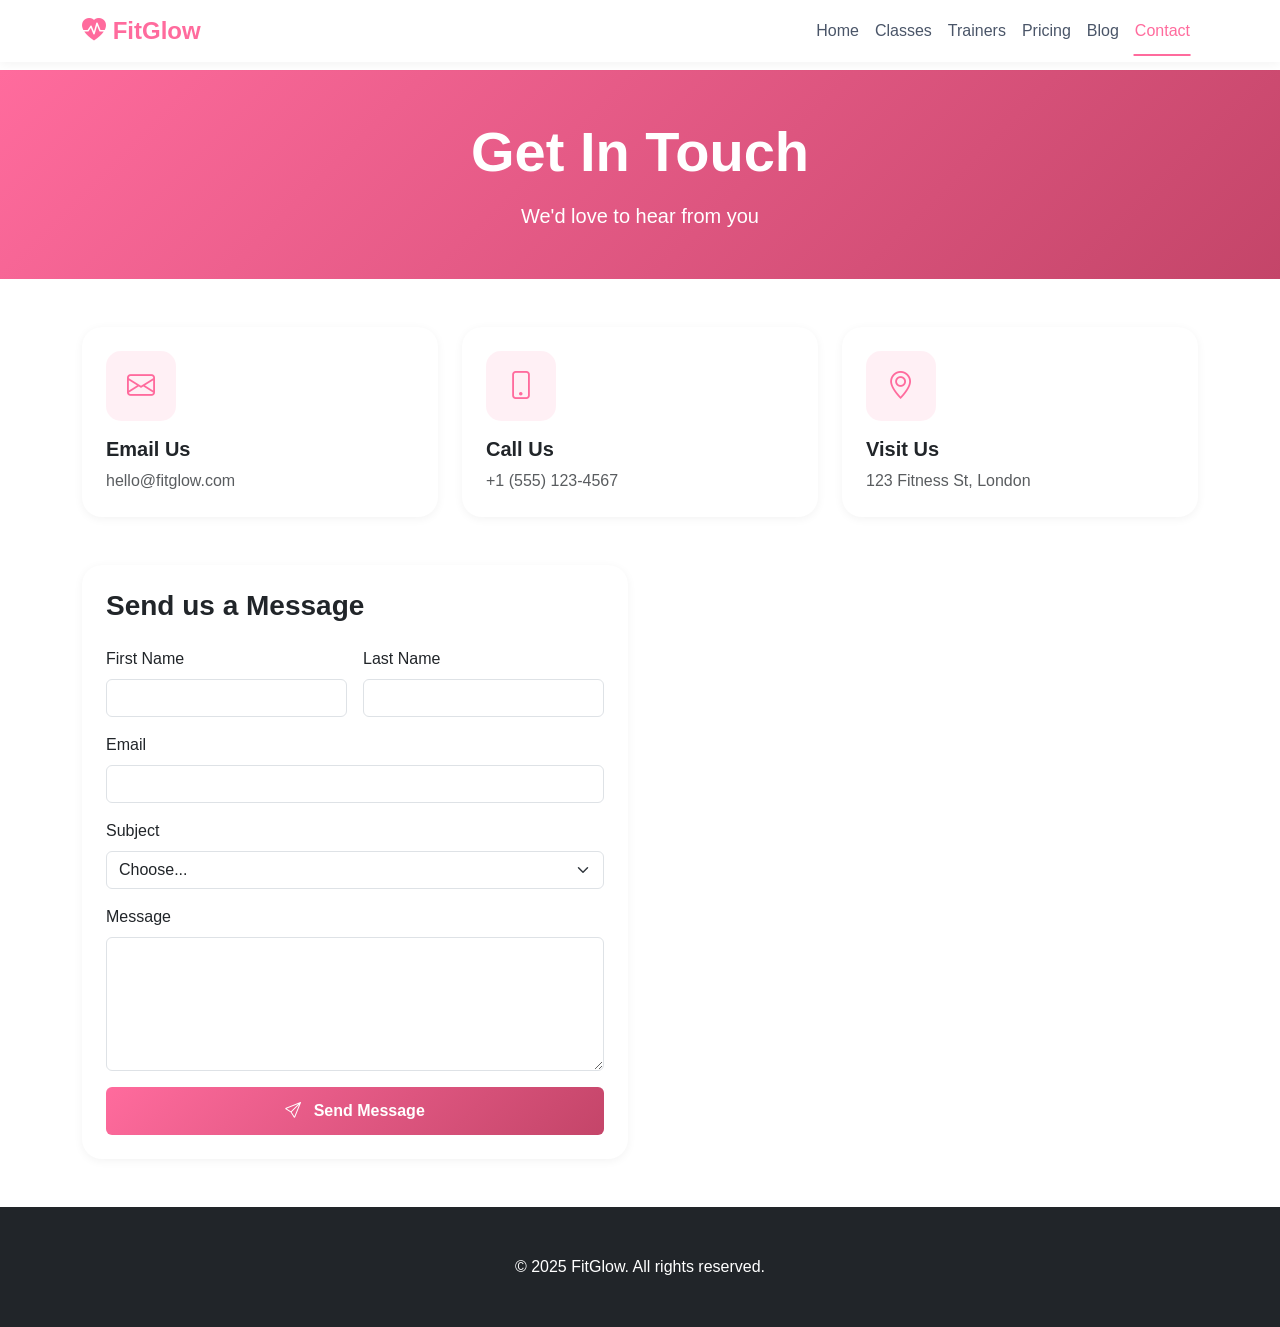
<file: pages/contact.html>
<!DOCTYPE html>
<html lang="en">
<head>
    <meta charset="UTF-8">
    <meta name="viewport" content="width=device-width, initial-scale=1.0">
    <title>Contact - FitGlow</title>
    <link href="https://cdn.jsdelivr.net/npm/bootstrap@5.3.2/dist/css/bootstrap.min.css" rel="stylesheet">
    <link rel="stylesheet" href="https://cdn.jsdelivr.net/npm/bootstrap-icons@1.11.1/font/bootstrap-icons.css">
    <link rel="stylesheet" href="../css/style.css">
</head>
<body>
    <nav class="navbar navbar-expand-lg navbar-light bg-white fixed-top shadow-sm">
        <div class="container">
            <a class="navbar-brand fw-bold" href="../index.html">
                <i class="bi bi-heart-pulse-fill text-primary"></i> FitGlow
            </a>
            <button class="navbar-toggler" type="button" data-bs-toggle="collapse" data-bs-target="#navbarNav">
                <span class="navbar-toggler-icon"></span>
            </button>
            <div class="collapse navbar-collapse" id="navbarNav">
                <ul class="navbar-nav ms-auto">
                    <li class="nav-item"><a class="nav-link" href="../index.html">Home</a></li>
                    <li class="nav-item"><a class="nav-link" href="classes.html">Classes</a></li>
                    <li class="nav-item"><a class="nav-link" href="trainers.html">Trainers</a></li>
                    <li class="nav-item"><a class="nav-link" href="pricing.html">Pricing</a></li>
                    <li class="nav-item"><a class="nav-link" href="blog.html">Blog</a></li>
                    <li class="nav-item"><a class="nav-link active" href="contact.html">Contact</a></li>
                </ul>
            </div>
        </div>
    </nav>

    <section class="py-5 bg-gradient-primary text-white" style="margin-top: 70px;">
        <div class="container text-center">
            <h1 class="display-4 fw-bold mb-3">Get In Touch</h1>
            <p class="lead mb-0">We'd love to hear from you</p>
        </div>
    </section>

    <section class="py-5">
        <div class="container">
            <div class="row g-4">
                <div class="col-lg-4">
                    <div class="contact-info-card card border-0 shadow-sm h-100">
                        <div class="card-body p-4">
                            <div class="icon-box bg-primary-soft text-primary mb-3">
                                <i class="bi bi-envelope fs-3"></i>
                            </div>
                            <h5 class="fw-bold mb-2">Email Us</h5>
                            <p class="text-muted mb-0">hello@fitglow.com</p>
                        </div>
                    </div>
                </div>
                <div class="col-lg-4">
                    <div class="contact-info-card card border-0 shadow-sm h-100">
                        <div class="card-body p-4">
                            <div class="icon-box bg-primary-soft text-primary mb-3">
                                <i class="bi bi-phone fs-3"></i>
                            </div>
                            <h5 class="fw-bold mb-2">Call Us</h5>
                            <p class="text-muted mb-0">+1 (555) 123-4567</p>
                        </div>
                    </div>
                </div>
                <div class="col-lg-4">
                    <div class="contact-info-card card border-0 shadow-sm h-100">
                        <div class="card-body p-4">
                            <div class="icon-box bg-primary-soft text-primary mb-3">
                                <i class="bi bi-geo-alt fs-3"></i>
                            </div>
                            <h5 class="fw-bold mb-2">Visit Us</h5>
                            <p class="text-muted mb-0">123 Fitness St, London</p>
                        </div>
                    </div>
                </div>
            </div>

            <div class="row mt-5">
                <div class="col-lg-6 mb-4 mb-lg-0">
                    <div class="card border-0 shadow-sm">
                        <div class="card-body p-4">
                            <h3 class="fw-bold mb-4">Send us a Message</h3>
                            <form class="needs-validation" novalidate>
                                <div class="row g-3">
                                    <div class="col-md-6">
                                        <label class="form-label">First Name</label>
                                        <input type="text" class="form-control" required>
                                        <div class="invalid-feedback">Required</div>
                                    </div>
                                    <div class="col-md-6">
                                        <label class="form-label">Last Name</label>
                                        <input type="text" class="form-control" required>
                                        <div class="invalid-feedback">Required</div>
                                    </div>
                                    <div class="col-12">
                                        <label class="form-label">Email</label>
                                        <input type="email" class="form-control" required>
                                        <div class="invalid-feedback">Valid email required</div>
                                    </div>
                                    <div class="col-12">
                                        <label class="form-label">Subject</label>
                                        <select class="form-select" required>
                                            <option value="">Choose...</option>
                                            <option>General Inquiry</option>
                                            <option>Technical Support</option>
                                            <option>Membership Question</option>
                                            <option>Other</option>
                                        </select>
                                        <div class="invalid-feedback">Please select</div>
                                    </div>
                                    <div class="col-12">
                                        <label class="form-label">Message</label>
                                        <textarea class="form-control" rows="5" required></textarea>
                                        <div class="invalid-feedback">Message required</div>
                                    </div>
                                    <div class="col-12">
                                        <button type="submit" class="btn btn-primary w-100">
                                            <i class="bi bi-send me-2"></i> Send Message
                                        </button>
                                    </div>
                                </div>
                            </form>
                        </div>
                    </div>
                </div>
                <div class="col-lg-6">
                    <div class="ratio ratio-1x1">
                        <iframe src="https://www.google.com/maps/embed?pb=!1m18!1m12!1m3!1d2483.540945073089!2d-0.14189668422952118!3d51.50735297963574!2m3!1f0!2f0!3f0!3m2!1i1024!2i768!4f13.1!3m3!1m2!1s0x487604b900d26973%3A0x4291f3172409ea92!2slondon!5e0!3m2!1sen!2suk!4v1234567890123" style="border:0; border-radius: 20px;" allowfullscreen="" loading="lazy"></iframe>
                    </div>
                </div>
            </div>
        </div>
    </section>

    <footer class="py-5 bg-dark text-white">
        <div class="container">
            <div class="text-center">
                <p class="mb-0">&copy; 2025 FitGlow. All rights reserved.</p>
            </div>
        </div>
    </footer>

    <button id="scrollTop" class="btn btn-primary rounded-circle shadow-lg">
        <i class="bi bi-arrow-up"></i>
    </button>

    <script src="https://cdn.jsdelivr.net/npm/bootstrap@5.3.2/dist/js/bootstrap.bundle.min.js"></script>
    <script src="../js/script.js"></script>
</body>
</html>
</file>
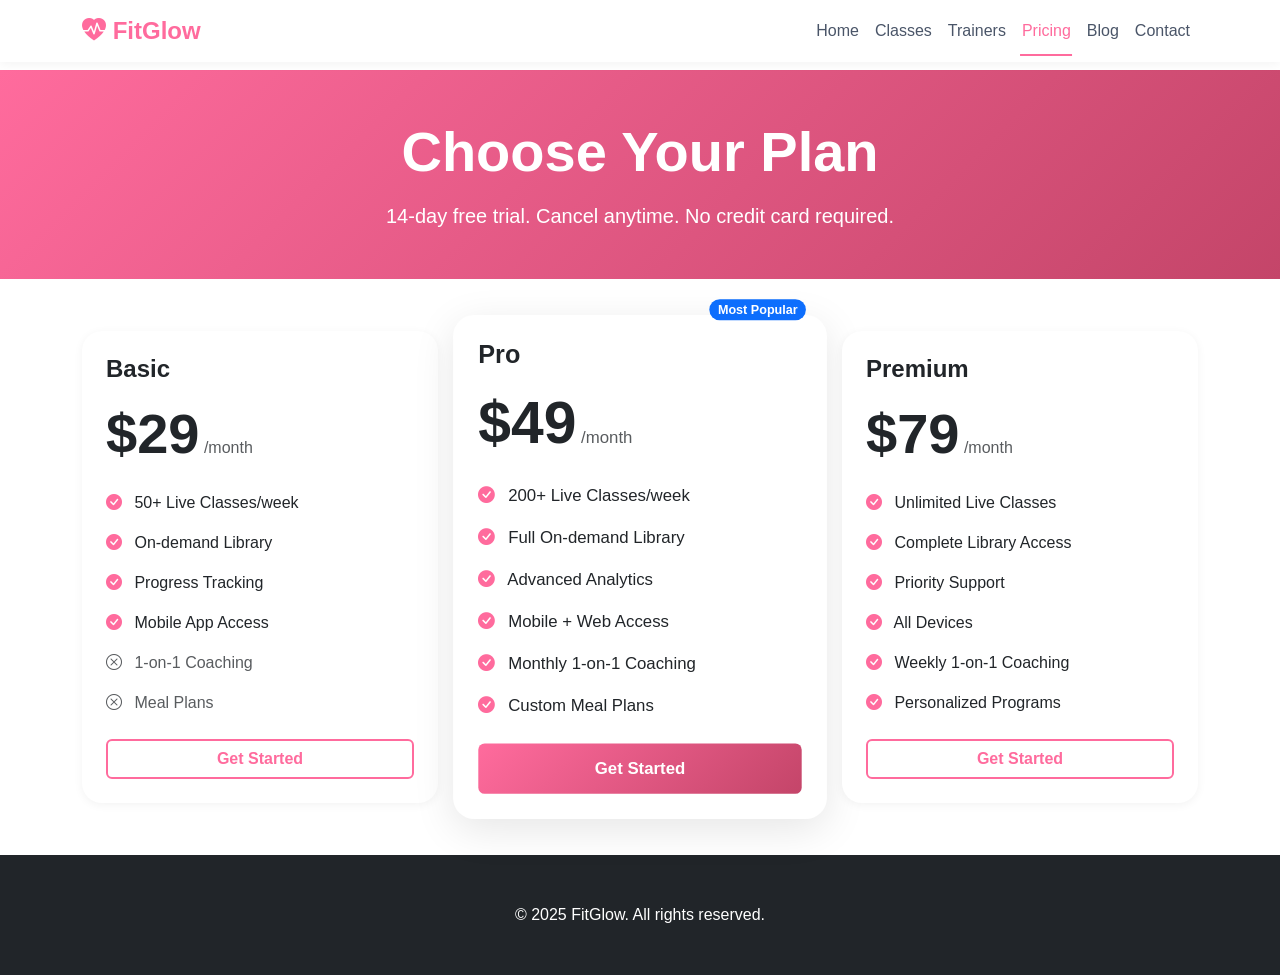
<file: pages/pricing.html>
<!DOCTYPE html>
<html lang="en">
<head>
    <meta charset="UTF-8">
    <meta name="viewport" content="width=device-width, initial-scale=1.0">
    <title>Pricing - FitGlow</title>
    <link href="https://cdn.jsdelivr.net/npm/bootstrap@5.3.2/dist/css/bootstrap.min.css" rel="stylesheet">
    <link rel="stylesheet" href="https://cdn.jsdelivr.net/npm/bootstrap-icons@1.11.1/font/bootstrap-icons.css">
    <link rel="stylesheet" href="../css/style.css">
</head>
<body>
    <nav class="navbar navbar-expand-lg navbar-light bg-white fixed-top shadow-sm">
        <div class="container">
            <a class="navbar-brand fw-bold" href="../index.html">
                <i class="bi bi-heart-pulse-fill text-primary"></i> FitGlow
            </a>
            <button class="navbar-toggler" type="button" data-bs-toggle="collapse" data-bs-target="#navbarNav">
                <span class="navbar-toggler-icon"></span>
            </button>
            <div class="collapse navbar-collapse" id="navbarNav">
                <ul class="navbar-nav ms-auto">
                    <li class="nav-item"><a class="nav-link" href="../index.html">Home</a></li>
                    <li class="nav-item"><a class="nav-link" href="classes.html">Classes</a></li>
                    <li class="nav-item"><a class="nav-link" href="trainers.html">Trainers</a></li>
                    <li class="nav-item"><a class="nav-link active" href="pricing.html">Pricing</a></li>
                    <li class="nav-item"><a class="nav-link" href="blog.html">Blog</a></li>
                    <li class="nav-item"><a class="nav-link" href="contact.html">Contact</a></li>
                </ul>
            </div>
        </div>
    </nav>

    <section class="py-5 bg-gradient-primary text-white" style="margin-top: 70px;">
        <div class="container text-center">
            <h1 class="display-4 fw-bold mb-3">Choose Your Plan</h1>
            <p class="lead mb-0">14-day free trial. Cancel anytime. No credit card required.</p>
        </div>
    </section>

    <section class="py-5">
        <div class="container">
            <div class="row g-4 align-items-center">
                <div class="col-lg-4">
                    <div class="pricing-card card border-0 shadow-sm h-100">
                        <div class="card-body p-4">
                            <h4 class="fw-bold mb-3">Basic</h4>
                            <div class="mb-4">
                                <span class="display-4 fw-bold">$29</span>
                                <span class="text-muted">/month</span>
                            </div>
                            <ul class="list-unstyled mb-4">
                                <li class="mb-3"><i class="bi bi-check-circle-fill text-primary me-2"></i> 50+ Live Classes/week</li>
                                <li class="mb-3"><i class="bi bi-check-circle-fill text-primary me-2"></i> On-demand Library</li>
                                <li class="mb-3"><i class="bi bi-check-circle-fill text-primary me-2"></i> Progress Tracking</li>
                                <li class="mb-3"><i class="bi bi-check-circle-fill text-primary me-2"></i> Mobile App Access</li>
                                <li class="mb-3 text-muted"><i class="bi bi-x-circle me-2"></i> 1-on-1 Coaching</li>
                                <li class="mb-3 text-muted"><i class="bi bi-x-circle me-2"></i> Meal Plans</li>
                            </ul>
                            <button class="btn btn-outline-primary w-100">Get Started</button>
                        </div>
                    </div>
                </div>

                <div class="col-lg-4">
                    <div class="pricing-card popular card border-0 shadow-lg h-100">
                        <span class="popular-badge badge bg-primary">Most Popular</span>
                        <div class="card-body p-4">
                            <h4 class="fw-bold mb-3">Pro</h4>
                            <div class="mb-4">
                                <span class="display-4 fw-bold">$49</span>
                                <span class="text-muted">/month</span>
                            </div>
                            <ul class="list-unstyled mb-4">
                                <li class="mb-3"><i class="bi bi-check-circle-fill text-primary me-2"></i> 200+ Live Classes/week</li>
                                <li class="mb-3"><i class="bi bi-check-circle-fill text-primary me-2"></i> Full On-demand Library</li>
                                <li class="mb-3"><i class="bi bi-check-circle-fill text-primary me-2"></i> Advanced Analytics</li>
                                <li class="mb-3"><i class="bi bi-check-circle-fill text-primary me-2"></i> Mobile + Web Access</li>
                                <li class="mb-3"><i class="bi bi-check-circle-fill text-primary me-2"></i> Monthly 1-on-1 Coaching</li>
                                <li class="mb-3"><i class="bi bi-check-circle-fill text-primary me-2"></i> Custom Meal Plans</li>
                            </ul>
                            <button class="btn btn-primary w-100">Get Started</button>
                        </div>
                    </div>
                </div>

                <div class="col-lg-4">
                    <div class="pricing-card card border-0 shadow-sm h-100">
                        <div class="card-body p-4">
                            <h4 class="fw-bold mb-3">Premium</h4>
                            <div class="mb-4">
                                <span class="display-4 fw-bold">$79</span>
                                <span class="text-muted">/month</span>
                            </div>
                            <ul class="list-unstyled mb-4">
                                <li class="mb-3"><i class="bi bi-check-circle-fill text-primary me-2"></i> Unlimited Live Classes</li>
                                <li class="mb-3"><i class="bi bi-check-circle-fill text-primary me-2"></i> Complete Library Access</li>
                                <li class="mb-3"><i class="bi bi-check-circle-fill text-primary me-2"></i> Priority Support</li>
                                <li class="mb-3"><i class="bi bi-check-circle-fill text-primary me-2"></i> All Devices</li>
                                <li class="mb-3"><i class="bi bi-check-circle-fill text-primary me-2"></i> Weekly 1-on-1 Coaching</li>
                                <li class="mb-3"><i class="bi bi-check-circle-fill text-primary me-2"></i> Personalized Programs</li>
                            </ul>
                            <button class="btn btn-outline-primary w-100">Get Started</button>
                        </div>
                    </div>
                </div>
            </div>
        </div>
    </section>

    <footer class="py-5 bg-dark text-white">
        <div class="container">
            <div class="text-center">
                <p class="mb-0">&copy; 2025 FitGlow. All rights reserved.</p>
            </div>
        </div>
    </footer>

    <script src="https://cdn.jsdelivr.net/npm/bootstrap@5.3.2/dist/js/bootstrap.bundle.min.js"></script>
    <script src="../js/script.js"></script>
</body>
</html>
</file>
<file: css/style.css>
:root {
    --primary: #ff6b9d;
    --primary-dark: #c44569;
    --primary-light: #ffc6d9;
    --secondary: #4a5568;
    --dark: #2d3748;
    --light: #f7fafc;
}

* {
    margin: 0;
    padding: 0;
    box-sizing: border-box;
}

body {
    font-family: 'Inter', -apple-system, BlinkMacSystemFont, 'Segoe UI', sans-serif;
    color: var(--dark);
    overflow-x: hidden;
}

.navbar {
    transition: all 0.3s ease;
}

.navbar-brand {
    font-size: 1.5rem;
    color: var(--primary) !important;
}

.nav-link {
    font-weight: 500;
    color: var(--secondary) !important;
    transition: color 0.3s ease;
    position: relative;
}

.nav-link:hover,
.nav-link.active {
    color: var(--primary) !important;
}

.nav-link::after {
    content: '';
    position: absolute;
    bottom: -5px;
    left: 50%;
    transform: translateX(-50%) scaleX(0);
    width: 80%;
    height: 2px;
    background: var(--primary);
    transition: transform 0.3s ease;
}

.nav-link:hover::after,
.nav-link.active::after {
    transform: translateX(-50%) scaleX(1);
}

.btn-primary {
    background: linear-gradient(135deg, var(--primary), var(--primary-dark));
    border: none;
    padding: 0.75rem 2rem;
    font-weight: 600;
    transition: all 0.3s ease;
}

.btn-primary:hover {
    transform: translateY(-2px);
    box-shadow: 0 10px 25px rgba(255, 107, 157, 0.3);
}

.btn-outline-primary {
    border: 2px solid var(--primary);
    color: var(--primary);
    font-weight: 600;
    transition: all 0.3s ease;
}

.btn-outline-primary:hover {
    background: var(--primary);
    transform: translateY(-2px);
}

.hero-section {
    padding-top: 80px;
    background: linear-gradient(135deg, #fff 0%, #fef5f7 100%);
    position: relative;
    overflow: hidden;
}

.hero-section::before {
    content: '';
    position: absolute;
    width: 500px;
    height: 500px;
    background: radial-gradient(circle, rgba(255, 107, 157, 0.1) 0%, transparent 70%);
    top: -100px;
    right: -100px;
    border-radius: 50%;
}

.text-gradient {
    background: linear-gradient(135deg, var(--primary), var(--primary-dark));
    -webkit-background-clip: text;
    -webkit-text-fill-color: transparent;
    background-clip: text;
}

.badge {
    font-weight: 600;
    border-radius: 50px;
}

.bg-primary-soft {
    background-color: rgba(255, 107, 157, 0.1);
}

.text-primary {
    color: var(--primary) !important;
}

.hero-image-wrapper {
    position: relative;
    animation: float 6s ease-in-out infinite;
}

@keyframes float {
    0%, 100% { transform: translateY(0); }
    50% { transform: translateY(-20px); }
}

.floating-card {
    position: absolute;
    bottom: 50px;
    left: -30px;
    width: 200px;
    animation: pulse 2s ease-in-out infinite;
}

@keyframes pulse {
    0%, 100% { transform: scale(1); }
    50% { transform: scale(1.05); }
}

.icon-box {
    width: 70px;
    height: 70px;
    display: flex;
    align-items: center;
    justify-content: center;
    border-radius: 15px;
}

.hover-lift {
    transition: all 0.3s ease;
}

.hover-lift:hover {
    transform: translateY(-10px);
    box-shadow: 0 20px 40px rgba(0, 0, 0, 0.1) !important;
}

.card {
    border-radius: 20px;
    transition: all 0.3s ease;
}

.bg-gradient-primary {
    background: linear-gradient(135deg, var(--primary), var(--primary-dark));
}

.carousel-control-prev-icon,
.carousel-control-next-icon {
    background-color: var(--primary);
    border-radius: 50%;
    padding: 20px;
}

#scrollTop {
    position: fixed;
    bottom: 30px;
    right: 30px;
    width: 50px;
    height: 50px;
    display: none;
    align-items: center;
    justify-content: center;
    z-index: 999;
    transition: all 0.3s ease;
}

#scrollTop:hover {
    transform: translateY(-5px);
}

.class-card {
    position: relative;
    overflow: hidden;
    border-radius: 20px;
}

.class-card img {
    transition: transform 0.5s ease;
}

.class-card:hover img {
    transform: scale(1.1);
}

.class-overlay {
    position: absolute;
    top: 0;
    left: 0;
    right: 0;
    bottom: 0;
    background: linear-gradient(to bottom, transparent 0%, rgba(0,0,0,0.8) 100%);
    display: flex;
    flex-direction: column;
    justify-content: flex-end;
    padding: 2rem;
}

.trainer-card {
    transition: all 0.3s ease;
}

.trainer-card:hover {
    transform: translateY(-10px);
}

.trainer-card img {
    border-radius: 15px;
    transition: all 0.3s ease;
}

.trainer-card:hover img {
    box-shadow: 0 20px 40px rgba(255, 107, 157, 0.3);
}

.pricing-card {
    transition: all 0.3s ease;
    position: relative;
}

.pricing-card.popular {
    border: 3px solid var(--primary);
    transform: scale(1.05);
}

.pricing-card:hover {
    transform: translateY(-10px);
    box-shadow: 0 20px 40px rgba(0, 0, 0, 0.15) !important;
}

.popular-badge {
    position: absolute;
    top: -15px;
    right: 20px;
}

.blog-card {
    overflow: hidden;
    border-radius: 20px;
}

.blog-card img {
    transition: transform 0.5s ease;
}

.blog-card:hover img {
    transform: scale(1.1);
}

.contact-info-card {
    border-left: 4px solid var(--primary);
}

.form-control:focus {
    border-color: var(--primary);
    box-shadow: 0 0 0 0.2rem rgba(255, 107, 157, 0.25);
}

.form-select:focus {
    border-color: var(--primary);
    box-shadow: 0 0 0 0.2rem rgba(255, 107, 157, 0.25);
}

.calendar-day {
    padding: 1rem;
    border-radius: 10px;
    text-align: center;
    cursor: pointer;
    transition: all 0.3s ease;
}

.calendar-day:hover {
    background: var(--primary);
    color: white;
    transform: scale(1.05);
}

.calendar-day.active {
    background: var(--primary);
    color: white;
}

.progress {
    height: 10px;
    border-radius: 10px;
    background-color: rgba(255, 107, 157, 0.1);
}

.progress-bar {
    background: linear-gradient(90deg, var(--primary), var(--primary-dark));
}

.toast-container {
    position: fixed;
    top: 100px;
    right: 20px;
    z-index: 9999;
}

@media (max-width: 991px) {
    .navbar-collapse {
        background: white;
        padding: 1rem;
        border-radius: 10px;
        margin-top: 1rem;
        box-shadow: 0 10px 30px rgba(0, 0, 0, 0.1);
    }

    .floating-card {
        display: none;
    }

    .hero-section {
        padding-top: 100px;
    }
}

@media (max-width: 768px) {
    .display-3 {
        font-size: 2.5rem;
    }

    .display-5 {
        font-size: 2rem;
    }

    .btn-lg {
        padding: 0.75rem 1.5rem;
    }
}

.offcanvas {
    background: white;
}

.offcanvas-header {
    border-bottom: 1px solid #e2e8f0;
}

.modal-content {
    border-radius: 20px;
    border: none;
}

.modal-header {
    border-bottom: 1px solid #e2e8f0;
}

.fade-in {
    animation: fadeIn 0.5s ease-in;
}

@keyframes fadeIn {
    from { opacity: 0; transform: translateY(20px); }
    to { opacity: 1; transform: translateY(0); }
}

.spinner-border-sm {
    width: 1rem;
    height: 1rem;
}

.shadow-sm {
    box-shadow: 0 2px 10px rgba(0, 0, 0, 0.05) !important;
}

.shadow {
    box-shadow: 0 5px 20px rgba(0, 0, 0, 0.08) !important;
}

.shadow-lg {
    box-shadow: 0 10px 40px rgba(0, 0, 0, 0.1) !important;
}
</file>
